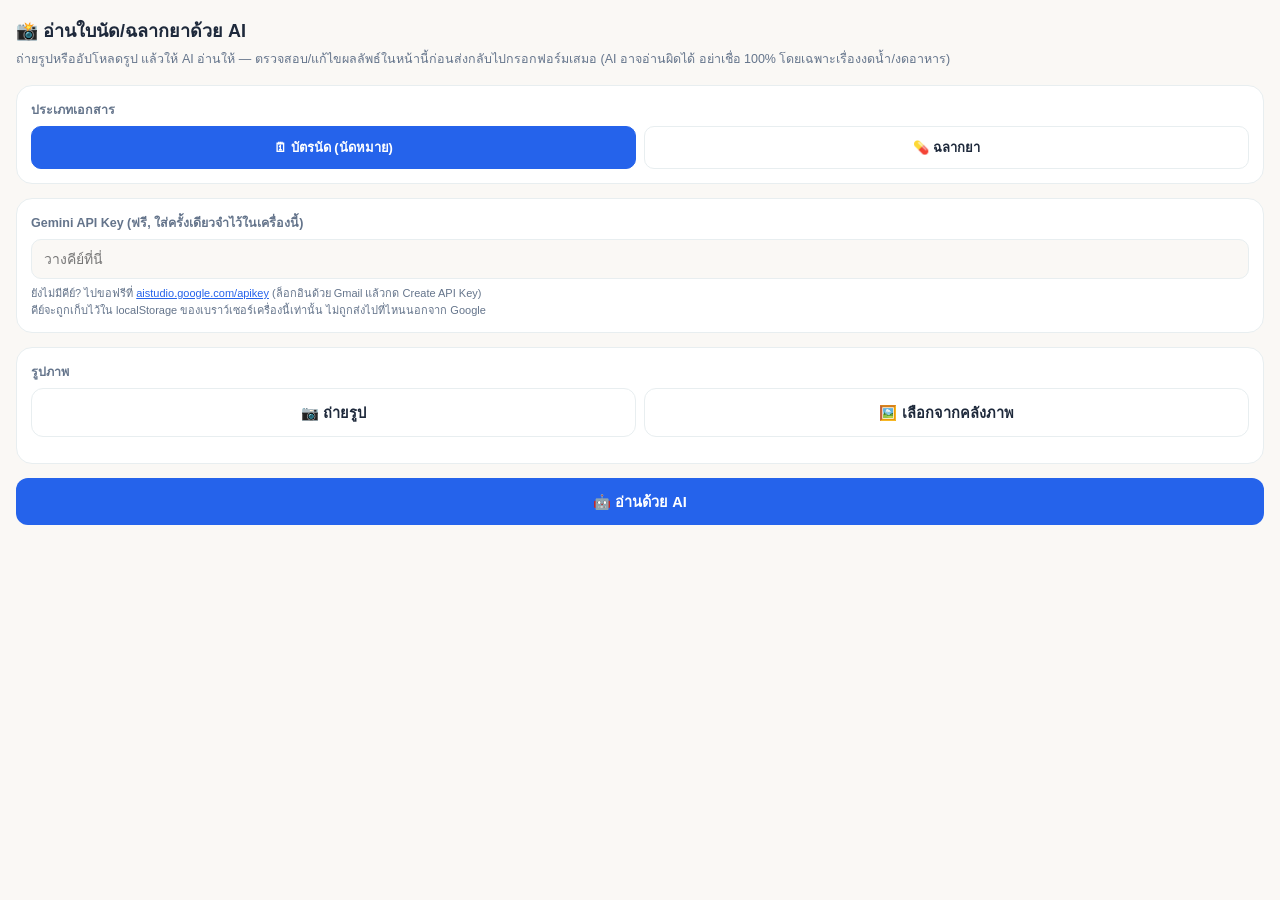
<file: ocr-reader.html>
<!DOCTYPE html>
<html lang="th">
<head>
<meta charset="UTF-8">
<meta name="viewport" content="width=device-width, initial-scale=1.0">
<link rel="preconnect" href="https://generativelanguage.googleapis.com" crossorigin>
<title>อ่านใบนัด/ฉลากยาด้วย AI — Medical Manager</title>
<style>
  /* ธีม Smart & Calming Health (v2 theme) — เดิมเป็นโทนส้ม/ครีมของต้นแบบอื่น เปลี่ยนให้ตรงกับธีมหลักของแอป */
  :root{
    --bg:#FAF8F5; --card:#FFFFFF; --line:#E8EEF0; --ink:#1E293B; --ink-soft:#64748B;
    --accent:#2563EB; --mint:#2563EB; --danger:#F43F5E; --radius:16px;
  }
  *{box-sizing:border-box;}
  html,body{ overscroll-behavior-y: contain; } /* กันดึงหน้าจอลงแล้วเบราว์เซอร์ auto-refresh ทั้งหน้า */
  body{
    margin:0; font-family:-apple-system,BlinkMacSystemFont,"Segoe UI",Roboto,sans-serif;
    background:var(--bg); color:var(--ink); padding:16px; padding-bottom:80px;
  }
  h1{font-size:18px; margin:0 0 4px;}
  p.sub{font-size:12.5px; color:var(--ink-soft); margin:0 0 16px;}
  .card{background:var(--card); border:1.5px solid var(--line); border-radius:var(--radius); padding:14px; margin-bottom:14px;}
  label{display:block; font-size:12.5px; font-weight:700; color:var(--ink-soft); margin-bottom:6px; margin-top:10px;}
  label:first-child{margin-top:0;}
  input[type=password], input[type=text], input[type=number], input[type=date], input[type=time], input[type=datetime-local]{
    width:100%; padding:11px 12px; border:1.5px solid var(--line); border-radius:10px;
    font-size:14px; background:var(--bg); color:var(--ink);
  }
  select, textarea{
    width:100%; padding:11px 12px; border:1.5px solid var(--line); border-radius:10px;
    font-size:14px; background:var(--bg); color:var(--ink); font-family:inherit;
  }
  textarea{min-height:60px; resize:vertical;}
  .hint{font-size:11px; color:var(--ink-soft); margin-top:6px; line-height:1.5;}
  .hint a{color:var(--accent);}
  .btn{
    display:inline-flex; align-items:center; justify-content:center; gap:6px;
    padding:12px 16px; border-radius:12px; border:none; font-size:14.5px; font-weight:700;
    cursor:pointer; width:100%;
  }
  .btn-primary{background:var(--accent); color:#fff;}
  .btn-primary:disabled{opacity:.5; cursor:not-allowed;}
  .btn-ghost{background:var(--card); color:var(--ink); border:1.5px solid var(--line);}
  .btn-mint{background:var(--mint); color:#fff;}
  .pick-row{display:flex; gap:8px;}
  .pick-row .btn{width:auto; flex:1;}
  /* แก้ v1.60: ซ่อน input เลือกไฟล์รูปด้วยวิธีนี้แทน attribute "hidden" (display:none) — ดูเหตุผลเต็มที่
     คอมเมนต์เหนือ input ทั้งสองด้านบน / scanner.css รอบแก้เดียวกัน */
  .visually-hidden-file{position:fixed; top:-9999px; left:-9999px; width:1px; height:1px; opacity:0; pointer-events:none;}
  .thumbs{display:flex; flex-wrap:wrap; gap:8px; margin-top:12px;}
  .thumb{position:relative; width:92px; height:92px; border-radius:10px; overflow:hidden; border:1.5px solid var(--line);}
  .thumb img{width:100%; height:100%; object-fit:cover; display:block;}
  .thumb .rm{
    position:absolute; top:2px; right:2px; background:rgba(0,0,0,.55); color:#fff; border:none;
    width:20px; height:20px; border-radius:50%; font-size:12px; cursor:pointer; line-height:1;
  }
  .spinner{
    width:22px; height:22px; border:3px solid rgba(0,0,0,.1); border-top-color:var(--accent);
    border-radius:50%; animation:spin .8s linear infinite; margin:0 auto;
  }
  @keyframes spin{to{transform:rotate(360deg);}}
  .status{font-size:12.5px; color:var(--ink-soft); text-align:center; margin-top:10px;}
  .section-title{font-size:13px; font-weight:700; margin:18px 0 8px;}
  .field-row{display:flex; gap:8px;}
  .field-row > div{flex:1;}
  .error-box{background:#FDEDED; border:1.5px solid var(--danger); color:var(--danger); border-radius:10px; padding:10px 12px; font-size:12.5px; margin-top:10px;}
  .warn-box{background:#FFF7ED; border:1.5px solid #FDBA74; color:#92400E; border-radius:10px; padding:10px 12px; font-size:12.5px; margin-top:10px;}
  #reviewCard{display:none;}
  .doc-toggle{display:flex; gap:8px;}
  .doc-toggle button{flex:1; padding:10px; border-radius:10px; border:1.5px solid var(--line); background:var(--card); color:var(--ink); font-size:13px; font-weight:700; cursor:pointer;}
  .doc-toggle button.active{background:var(--accent); color:#fff; border-color:var(--accent);}
  .tri{display:flex; gap:6px;}
  .tri button{flex:1; padding:9px 6px; border-radius:10px; border:1.5px solid var(--line); background:var(--card); color:var(--ink); font-size:12.5px; cursor:pointer;}
  .tri button.active{background:var(--accent); color:#fff; border-color:var(--accent);}

  /* เพิ่ม v1.146: ขนาดไฟล์ ก่อน→หลังย่อ บนรูปย่อ + การ์ดแสดงสถานะการอ่านทีละขั้น */
  .thumb .sz{position:absolute; left:0; right:0; bottom:0; background:rgba(0,0,0,.6); color:#fff; font-size:9.5px; line-height:1.5; text-align:center; white-space:nowrap; padding:1px 0;}
  #progressCard{display:none;}
  .pg-head{display:flex; justify-content:space-between; align-items:baseline; gap:8px; margin-bottom:10px;}
  .pg-title{font-size:15px; font-weight:800;}
  .pg-time{font-size:12.5px; color:var(--ink-soft); font-variant-numeric:tabular-nums; white-space:nowrap;}
  .pg-steps{list-style:none; margin:0; padding:0;}
  .pg-steps li{display:flex; gap:10px; align-items:flex-start; padding:7px 0;}
  .pg-ic{flex:0 0 22px; width:22px; height:22px; margin-top:1px; border-radius:50%; border:2.5px solid var(--line); display:flex; align-items:center; justify-content:center; font-size:12px; font-weight:800; color:#fff;}
  .pg-steps li.done .pg-ic{background:#059669; border-color:#059669;}
  .pg-steps li.active .pg-ic{border-color:rgba(0,0,0,.1); border-top-color:var(--accent); animation:spin .8s linear infinite;}
  .pg-steps li.error .pg-ic{background:var(--danger); border-color:var(--danger);}
  .pg-t{font-size:14px; color:var(--ink-soft);}
  .pg-steps li.done .pg-t, .pg-steps li.active .pg-t, .pg-steps li.error .pg-t{color:var(--ink);}
  .pg-steps li.active .pg-t{font-weight:800;}
  .pg-s{font-size:12px; color:var(--ink-soft); margin-top:1px; line-height:1.5;}
  .pg-info{background:#F1F5F9; background:color-mix(in srgb, var(--accent) 9%, #fff); color:var(--ink); border-radius:12px; padding:11px 13px; font-size:13px; line-height:1.65; margin:10px 0 12px; white-space:pre-line; word-break:break-word;}
  .pg-info.ok{background:#ECFDF5; color:#065F46;}
  .pg-info.err{background:#FDEDED; color:#B91C3C;}
  .pg-bar{height:8px; background:#E2E8F0; border-radius:99px; overflow:hidden; position:relative; margin-bottom:14px;}
  .pg-bar span{position:absolute; top:0; bottom:0; left:-35%; width:35%; background:var(--accent); border-radius:99px; animation:pgslide 1.4s ease-in-out infinite;}
  .pg-bar.done span{animation:none; left:0; width:100%; background:#059669;}
  @keyframes pgslide{0%{left:-35%;}100%{left:100%;}}
</style>
</head>
<body>

<h1>📸 อ่านใบนัด/ฉลากยาด้วย AI</h1>
<p class="sub">ถ่ายรูปหรืออัปโหลดรูป แล้วให้ AI อ่านให้ — ตรวจสอบ/แก้ไขผลลัพธ์ในหน้านี้ก่อนส่งกลับไปกรอกฟอร์มเสมอ (AI อาจอ่านผิดได้ อย่าเชื่อ 100% โดยเฉพาะเรื่องงดน้ำ/งดอาหาร)</p>

<div class="card">
  <label>ประเภทเอกสาร</label>
  <div class="doc-toggle">
    <button type="button" id="docApptBtn">🗓 บัตรนัด (นัดหมาย)</button>
    <button type="button" id="docMedBtn">💊 ฉลากยา</button>
  </div>
</div>

<div class="card" id="keyCard">
  <label for="apiKey">Gemini API Key (ฟรี, ใส่ครั้งเดียวจำไว้ในเครื่องนี้)</label>
  <input type="password" id="apiKey" placeholder="วางคีย์ที่นี่">
  <div class="hint">
    ยังไม่มีคีย์? ไปขอฟรีที่ <a href="https://aistudio.google.com/apikey" target="_blank" rel="noopener">aistudio.google.com/apikey</a> (ล็อกอินด้วย Gmail แล้วกด Create API Key)<br>
    คีย์จะถูกเก็บไว้ใน localStorage ของเบราว์เซอร์เครื่องนี้เท่านั้น ไม่ถูกส่งไปที่ไหนนอกจาก Google
  </div>
</div>

<div class="card">
  <label>รูปภาพ</label>
  <!-- แก้ไข: เดิมใช้ input เดียวที่มีทั้ง accept="image/*" และ capture="environment" พร้อมกัน
       ซึ่งบนมือถือหลายรุ่น (โดยเฉพาะ iOS Safari) จะสั่งเปิดกล้องตรงทันที ไม่ขึ้นตัวเลือกให้เลือกรูปจากคลังภาพเลย
       จึงแยกเป็น 2 input/2 ปุ่มชัดเจน: ปุ่มถ่ายรูป (มี capture) กับปุ่มเลือกจากคลัง (ไม่มี capture) -->
  <!-- แก้ v1.60: เอา attribute "hidden" (display:none) ออก เปลี่ยนไปซ่อนด้วยคลาส "visually-hidden-file"
       แทน (ดูคอมเมนต์เต็มที่ scanner.html/scanner.css รอบแก้เดียวกัน) — เบราว์เซอร์บางตัวไม่ยอมเปิดตัวเลือก
       ไฟล์เมื่อสั่ง .click() จาก JS กับ input ที่เป็น display:none ทำให้ปุ่ม "ถ่ายรูป"/"เลือกจากคลังภาพ" กดแล้ว
       ไม่มีอะไรเกิดขึ้นได้ในบางเครื่อง -->
  <input type="file" id="cameraInput" accept="image/*" capture="environment" class="visually-hidden-file">
  <input type="file" id="galleryInput" accept="image/*" multiple class="visually-hidden-file">
  <div class="pick-row">
    <button class="btn btn-ghost" id="cameraBtn">📷 ถ่ายรูป</button>
    <button class="btn btn-ghost" id="galleryBtn">🖼️ เลือกจากคลังภาพ</button>
  </div>
  <div class="thumbs" id="thumbs"></div>
  <div class="hint" id="thumbHint" style="display:none;">ระบบจะย่อรูปให้อัตโนมัติก่อนส่ง เพื่อให้อ่านเร็วขึ้น</div>
</div>

<button class="btn btn-primary" id="readBtn">🤖 อ่านด้วย AI</button>

<!-- เพิ่ม v1.146: การ์ดแสดงสถานะการอ่านแบบทีละขั้น (เตรียมรูป → ส่งให้ AI → AI เขียนผลลัพธ์ → ตรวจผลลัพธ์) + ตัวนับเวลา + ปุ่มยกเลิก -->
<div class="card" id="progressCard" style="margin-top:14px;">
  <div class="pg-head"><div class="pg-title" id="pgTitle">กำลังอ่านรูป</div><div class="pg-time" id="pgTime"></div></div>
  <ol class="pg-steps" id="pgSteps"></ol>
  <div class="pg-info" id="pgInfo" style="display:none;"></div>
  <div class="pg-bar" id="pgBar"><span></span></div>
  <button class="btn btn-ghost" id="cancelBtn" type="button">⊗ ยกเลิกการอ่าน</button>
</div>
<div id="statusArea"></div>

<!-- ========== ฟอร์มตรวจสอบผล: บัตรนัด ========== -->
<div class="card" id="reviewApptCard" style="display:none;">
  <div class="section-title">✅ ตรวจสอบผลลัพธ์ (นัดหมาย) ก่อนส่งไปกรอกฟอร์ม</div>
  <label>โรงพยาบาล *</label><input type="text" id="aHospital">
  <div class="field-row"><div><label>วันที่นัด *</label><input type="date" id="aDate"></div><div><label>เวลานัด *</label><input type="time" id="aTime"></div></div>
  <div class="field-row"><div><label>แผนก</label><input type="text" id="aDept"></div><div><label>แพทย์</label><input type="text" id="aDoctor"></div></div>
  <label>ประเภทนัด</label>
  <select id="aType"><option value="">- ไม่ระบุ (เลือกเองในฟอร์มหลัก) -</option></select>
  <label>นัดเพื่อ</label><input type="text" id="aPurpose">

  <div class="section-title">⚠️ การเตรียมตัว (ใส่เฉพาะที่ใบนัดระบุชัดเจน)</div>
  <label>งดอาหาร?</label>
  <div class="tri" id="triFood">
    <button type="button" data-val="unknown" class="active">ไม่ทราบ</button>
    <button type="button" data-val="true">ต้องงด</button>
    <button type="button" data-val="false">ไม่ต้องงด</button>
  </div>
  <label>งดน้ำ?</label>
  <div class="tri" id="triWater">
    <button type="button" data-val="unknown" class="active">ไม่ทราบ</button>
    <button type="button" data-val="true">ต้องงด</button>
    <button type="button" data-val="false">ไม่ต้องงด</button>
  </div>
  <label>เริ่มงดตั้งแต่ (วัน-เวลา — คำนวณจากใบนัดถ้าระบุจำนวนชั่วโมงไว้)</label>
  <input type="datetime-local" id="aFastingStart">
  <label>รายละเอียดคำแนะนำจากใบนัด</label><textarea id="aFastingInstruction"></textarea>
  <label>หมายเหตุ (เช่น รหัสตรวจ Lab ที่ระบุในใบนัด)</label><textarea id="aNote"></textarea>

  <label style="display:flex;align-items:center;gap:8px;margin-top:14px;font-weight:600;cursor:pointer;"><input type="checkbox" id="aAttachSlip" checked style="width:auto;margin:0;"> 📎 แนบรูปใบนัดนี้ไปเก็บไว้กับนัดหมาย (ดู/ซูมได้ในรายละเอียดนัด)</label>
  <button class="btn btn-mint" id="confirmApptBtn" style="margin-top:18px;">✔ ยืนยัน ส่งกลับไปกรอกฟอร์มนัดหมาย</button>
</div>

<!-- ========== ฟอร์มตรวจสอบผล: ฉลากยา ========== -->
<div class="card" id="reviewMedCard" style="display:none;">
  <div class="section-title">✅ ตรวจสอบผลลัพธ์ (ยา) ก่อนส่งไปกรอกฟอร์ม</div>
  <div class="warn-box">ถ้าเป็นยาจากโรงพยาบาล กลับไปเลือก "ประวัติการรักษาที่เกี่ยวข้อง" เองในฟอร์มหลักด้วย เพราะ AI ไม่รู้ว่าเชื่อมกับนัดหมายไหน</div>
  <label>ชื่อยา *</label><input type="text" id="mName">
  <label>แหล่งที่มาของยา</label>
  <select id="mSource">
    <option value="โรงพยาบาล (ตามนัด/ใบสั่งแพทย์)">โรงพยาบาล (ตามนัด/ใบสั่งแพทย์)</option>
    <option value="ร้านเภสัช (ซื้อเอง)">ร้านเภสัช (ซื้อเอง)</option>
  </select>
  <div id="mPharmWrap" style="display:none;">
    <label>ชื่อร้านเภสัช</label><input type="text" id="mPharmacy">
    <label>เบอร์โทรร้าน</label><input type="text" id="mPharmacyPhone">
  </div>
  <label>ขนาดยา</label><input type="text" id="mStrength" placeholder="เช่น 500 มก.">
  <label>วิธีใช้</label><input type="text" id="mDosage" placeholder="เช่น ครั้งละ 1 เม็ด">
  <label>ความถี่</label><input type="text" id="mFreq" placeholder="เช่น วันละ 2 ครั้ง เช้า-เย็น">
  <label>ก่อน/หลังอาหาร</label>
  <select id="mMeal"><option value="">- ไม่ระบุ -</option></select>
  <div class="field-row"><div><label>จำนวน</label><input type="number" id="mQty"></div><div><label>วันที่เริ่มใช้</label><input type="date" id="mStart"></div></div>
  <!-- เพิ่ม v1.54 (ตามที่ผู้ใช้ขอ): แสดงข้อความส่วนล่างของฉลาก (สรรพคุณ/วิธีเก็บรักษา/คำเตือน) ที่ AI
       อ่านมาให้ตรวจสอบ/แก้ไขก่อนส่งเข้าฟิลด์ "หมายเหตุ" ของยา (เพิ่มฟิลด์นี้ตั้งแต่ v1.52) — ใช้ textarea
       รักษาการขึ้นบรรทัดใหม่ตามที่ AI แยกมาให้ (แต่ละบรรทัดตามที่ปรากฏจริงบนฉลาก) -->
  <label>📝 หมายเหตุ (สรรพคุณ/วิธีเก็บรักษา/คำเตือน จากฉลาก)</label><textarea id="mNote" placeholder="เช่น ยาลดระดับไขมันในเลือด&#10;เก็บยานี้พ้นแสง&#10;หากปวดกล้ามเนื้อโดยไม่ทราบสาเหตุ ให้มาพบแพทย์"></textarea>

  <button class="btn btn-mint" id="confirmMedBtn" style="margin-top:18px;">✔ ยืนยัน ส่งกลับไปกรอกฟอร์มยา</button>
</div>

<script>
const params = new URLSearchParams(location.search);
const SESSION = params.get('session');
let docType = params.get('doc') === 'medicine' ? 'medicine' : 'appointment';

// เพิ่ม v1.12: ต้องตรงกับ APPOINTMENT_TYPE_OPTIONS / BEFORE_AFTER_MEAL_OPTIONS ใน Code.gs/Api.gs ทุกตัวอักษร
const APPOINTMENT_TYPES = ['ตรวจติดตามอาการ', 'ติดตามผลหลังเริ่มยา', 'ฟังผลตรวจเลือด', 'ฟังผลตรวจ / อ่านผล CT, MRI', 'ตรวจฟัน', 'ฉีดวัคซีน', 'นัดผ่าตัด / เตรียมผ่าตัด', 'นัดติดตามหลังผ่าตัด', 'ปรึกษาแพทย์เฉพาะทาง', 'นัดตรวจประจำปี', 'ตรวจเพิ่มเติม', 'อื่น ๆ'];
const BEFORE_AFTER_MEAL_OPTIONS = ['ก่อนอาหาร', 'หลังอาหาร', 'พร้อมอาหาร', 'ไม่ระบุ'];

if (window.opener){
  window.opener.postMessage({ type: 'OCR_READY', session: SESSION }, '*');
}

function esc(s){ return (s || '').toString().replace(/"/g, '&quot;'); }

function populateSelect_(id, options){
  const el = document.getElementById(id);
  options.forEach(o => { const opt = document.createElement('option'); opt.value = o; opt.textContent = o; el.appendChild(opt); });
}
populateSelect_('aType', APPOINTMENT_TYPES);
populateSelect_('mMeal', BEFORE_AFTER_MEAL_OPTIONS);

document.getElementById('mSource').addEventListener('change', function(){
  document.getElementById('mPharmWrap').style.display = this.value === 'ร้านเภสัช (ซื้อเอง)' ? '' : 'none';
});

function setDocType(t){
  docType = t;
  document.getElementById('docApptBtn').classList.toggle('active', t === 'appointment');
  document.getElementById('docMedBtn').classList.toggle('active', t === 'medicine');
  document.getElementById('reviewApptCard').style.display = 'none';
  document.getElementById('reviewMedCard').style.display = 'none';
}
document.getElementById('docApptBtn').onclick = () => setDocType('appointment');
document.getElementById('docMedBtn').onclick = () => setDocType('medicine');
setDocType(docType);

function setupTri_(groupId){
  const group = document.getElementById(groupId);
  group.querySelectorAll('button').forEach(btn => {
    btn.onclick = () => {
      group.querySelectorAll('button').forEach(b => b.classList.remove('active'));
      btn.classList.add('active');
    };
  });
}
setupTri_('triFood');
setupTri_('triWater');
function triValue_(groupId){
  const active = document.querySelector('#' + groupId + ' button.active');
  const v = active ? active.dataset.val : 'unknown';
  return v === 'true' ? true : (v === 'false' ? false : null);
}
function setTriValue_(groupId, val){
  const group = document.getElementById(groupId);
  group.querySelectorAll('button').forEach(b => b.classList.remove('active'));
  const key = val === true ? 'true' : (val === false ? 'false' : 'unknown');
  const btn = group.querySelector('button[data-val="' + key + '"]');
  if (btn) btn.classList.add('active');
}

const apiKeyInput = document.getElementById('apiKey');
apiKeyInput.value = localStorage.getItem('gemini_api_key') || '';
apiKeyInput.addEventListener('input', () => localStorage.setItem('gemini_api_key', apiKeyInput.value.trim()));

// ============================================================
// เพิ่ม v1.146: เลือกรูป → ย่อรูป "ทันที" ในพื้นหลัง (ไม่รอให้กดปุ่มอ่าน) แล้วโชว์ขนาดก่อน→หลังบนรูปย่อ
// พอกด "อ่านด้วย AI" รูปพร้อมส่งแล้ว ประหยัดเวลาไปได้หลายวินาที
// ============================================================
let items = []; // { file, url, origSize, result:{mime,b64,size}|null, promise, labelEl }
const IMG_MAX_SIDE = 1280;  // เดิม 1600 — ฉลากยา/ใบนัดตัวหนังสือใหญ่พอ 1280 ยังอ่านชัด แต่เล็กลง ~35% ส่ง/ประมวลผลเร็วขึ้น
const IMG_QUALITY = 0.82;

function fmtKB_(bytes){
  return bytes >= 1048576 ? (bytes / 1048576).toFixed(1) + ' MB' : Math.max(1, Math.round(bytes / 1024)) + ' KB';
}

function handlePickedFiles_(e){
  Array.from(e.target.files).forEach(f => {
    const it = { file: f, url: URL.createObjectURL(f), origSize: f.size, result: null, labelEl: null };
    it.promise = compressImage_(f).then(r => { it.result = r; updateThumbLabel_(it); return r; });
    items.push(it);
  });
  renderThumbs();
  e.target.value = ''; // เคลียร์ค่าเพื่อให้เลือกไฟล์เดิมซ้ำได้อีกครั้งถ้าต้องการ
}

document.getElementById('cameraBtn').onclick = () => document.getElementById('cameraInput').click();
document.getElementById('galleryBtn').onclick = () => document.getElementById('galleryInput').click();
document.getElementById('cameraInput').onchange = handlePickedFiles_;
document.getElementById('galleryInput').onchange = handlePickedFiles_;

function updateThumbLabel_(it){
  if (!it.labelEl) return;
  it.labelEl.textContent = it.result
    ? fmtKB_(it.origSize) + ' → ' + fmtKB_(it.result.size)
    : 'กำลังย่อ…';
}

function renderThumbs(){
  const wrap = document.getElementById('thumbs');
  wrap.innerHTML = '';
  items.forEach((it, i) => {
    const div = document.createElement('div');
    div.className = 'thumb';
    div.innerHTML = `<img src="${it.url}"><button class="rm" type="button">✕</button><div class="sz"></div>`;
    div.querySelector('.rm').onclick = () => { URL.revokeObjectURL(it.url); items.splice(i, 1); renderThumbs(); };
    it.labelEl = div.querySelector('.sz');
    updateThumbLabel_(it);
    wrap.appendChild(div);
  });
  document.getElementById('thumbHint').style.display = items.length ? '' : 'none';
}

function fileToBase64(file){
  return new Promise((resolve, reject) => {
    const reader = new FileReader();
    reader.onload = () => resolve(reader.result.split(',')[1]);
    reader.onerror = reject;
    reader.readAsDataURL(file);
  });
}

// แก้ v1.143: ย่อรูปก่อนส่ง (รูปกล้องมือถือใหญ่ 3-10 MB อัปโหลดช้า/หลุด = "Failed to fetch")
// แก้ v1.146: ใช้ createImageBitmap (ถอดรหัส/หมุนรูปตาม EXIF เร็วกว่า Image()), ด้านยาวสุด 1280px, ถ้าเป็น JPEG เล็กอยู่แล้ว
// และไม่ต้องย่อ จะใช้ไฟล์เดิม (ไม่บีบซ้ำให้ใหญ่ขึ้น) — ถ้าย่อไม่ได้ (เช่น HEIC บางเครื่อง) ใช้ไฟล์ต้นฉบับแทน
async function compressImage_(file){
  let tmpUrl = null;
  try{
    let src = null, w = 0, h = 0;
    if (window.createImageBitmap){
      try{ src = await createImageBitmap(file, { imageOrientation: 'from-image' }); w = src.width; h = src.height; }
      catch(_){ src = null; }
    }
    if (!src){
      tmpUrl = URL.createObjectURL(file);
      src = await new Promise((resolve, reject) => {
        const im = new Image();
        im.onload = () => resolve(im);
        im.onerror = () => reject(new Error('decode'));
        im.src = tmpUrl;
      });
      w = src.naturalWidth; h = src.naturalHeight;
    }
    const scale = Math.min(1, IMG_MAX_SIDE / Math.max(w, h));
    const cw = Math.round(w * scale), ch = Math.round(h * scale);
    const canvas = document.createElement('canvas');
    canvas.width = cw; canvas.height = ch;
    const ctx = canvas.getContext('2d');
    ctx.fillStyle = '#fff'; ctx.fillRect(0, 0, cw, ch);
    ctx.drawImage(src, 0, 0, cw, ch);
    if (src.close) src.close();
    const b64 = canvas.toDataURL('image/jpeg', IMG_QUALITY).split(',')[1];
    const size = Math.round(b64.length * 3 / 4);
    if (scale === 1 && file.type === 'image/jpeg' && file.size <= size){
      return { mime: 'image/jpeg', b64: await fileToBase64(file), size: file.size };
    }
    return { mime: 'image/jpeg', b64, size };
  } catch(e){
    return { mime: file.type || 'image/jpeg', b64: await fileToBase64(file), size: file.size };
  } finally{
    if (tmpUrl) URL.revokeObjectURL(tmpUrl);
  }
}

function setStatus(html){
  document.getElementById('statusArea').innerHTML = html;
}

// ============================================================
// Schema + Prompt: บัตรนัด (Appointment)
// ============================================================
const APPT_SCHEMA = {
  type: "OBJECT",
  properties: {
    hospital: { type: "STRING", description: "ชื่อโรงพยาบาล/คลินิก มักอยู่หัวกระดาษพร้อมโลโก้" },
    department: { type: "STRING", description: "แผนกที่นัด ถ้าไม่เห็นให้เว้นว่าง" },
    doctor: { type: "STRING", description: "ชื่อแพทย์ ถ้าไม่เห็นให้เว้นว่าง" },
    appointment_date: { type: "STRING", description: "วันที่นัด รูปแบบ YYYY-MM-DD (ค.ศ./Gregorian เท่านั้น) — ถ้าเอกสารเขียนปี พ.ศ. (เช่น 2569) ให้ลบ 543 ก่อนแปลงเป็น ค.ศ. เอง (2569-543=2026)" },
    appointment_time: { type: "STRING", description: "เวลานัด รูปแบบ HH:MM 24 ชม. — ถ้าเอกสารแสดงเป็นช่วงเวลา (เช่น 7:00-7:30) ให้ใช้เวลาเริ่มต้นเท่านั้น" },
    appointment_type: { type: "STRING", description: "หมวดหมู่ประเภทนัด เลือกจากรายการที่กำหนดให้เท่านั้นถ้ามั่นใจจริง ๆ ว่าตรง ไม่งั้นเว้นว่างไว้ ห้ามเดา" },
    purpose: { type: "STRING", description: "จุดประสงค์ของการนัด (มักอยู่หลังคำว่า 'เพื่อ' หรือ 'For') สรุปสั้น ๆ" },
    fasting_food: { type: "BOOLEAN", description: "true ถ้าเอกสารระบุชัดเจนว่าต้องงดอาหาร, false ถ้าระบุชัดว่าไม่ต้องงด, ถ้าไม่ได้พูดถึงเรื่องนี้เลยให้เว้น field นี้ไว้ (ห้ามเดาเป็น false)" },
    fasting_water: { type: "BOOLEAN", description: "true ถ้าเอกสารระบุชัดเจนว่าต้องงดน้ำด้วย, false ถ้าระบุว่าดื่มน้ำเปล่าได้ตามปกติ, ถ้าไม่ได้พูดถึงเรื่องนี้เลยให้เว้น field นี้ไว้" },
    fasting_hours_before: { type: "NUMBER", description: "จำนวนชั่วโมงที่ต้องงดก่อนถึงเวลานัด ถ้าเอกสารระบุไว้ตรง ๆ (เช่น 'งดอาหาร 12 ชั่วโมงก่อนมาเจาะเลือด' = 12) ถ้าไม่ได้ระบุเป็นตัวเลขชั่วโมงเว้นว่างไว้" },
    fasting_instruction: { type: "STRING", description: "คัดลอกข้อความคำแนะนำเรื่องงดน้ำ/อาหารมาเกือบทั้งหมดตามที่เอกสารเขียนไว้" },
    note: { type: "STRING", description: "หมายเหตุอื่น ๆ ที่ไม่เกี่ยวกับการงดน้ำ/อาหาร เช่น รหัสการตรวจ Lab (เช่น SSO HT, FBS, Tg), เบอร์ติดต่อเปลี่ยนนัด" }
  },
  required: ["appointment_date", "appointment_time", "hospital"]
};

const APPT_PROMPT = `คุณกำลังดูภาพ "บัตรนัด/ใบนัดหมาย (Appointment Card)" จากโรงพยาบาลในประเทศไทย อาจมีหลายภาพ (เช่น ด้านหน้า-ด้านหลังของใบเดียวกัน)
- ให้รวมข้อมูลจากทุกภาพเป็นนัดหมายเดียวกัน แล้วดึงข้อมูลออกมาเป็น JSON ตาม schema ที่กำหนด
- ปีที่แสดงบนใบนัดไทยส่วนใหญ่เป็นปี พ.ศ. (พุทธศักราช) เช่น "69" หรือ "2569" ให้ลบ 543 แปลงเป็น ค.ศ. เองก่อนตอบ (2569 - 543 = 2026) ห้ามตอบเป็นปี พ.ศ. เด็ดขาด
- appointment_type: เลือกจากรายการนี้เท่านั้นถ้ามั่นใจจริง ๆ ว่าตรงกับจุดประสงค์การนัด: ${JSON.stringify(APPOINTMENT_TYPES)} — ถ้าไม่มีอันไหนตรงหรือไม่มั่นใจ ให้เว้นว่างไว้ให้ผู้ใช้เลือกเอง ห้ามเดา
- fasting_food / fasting_water: อ่านให้ละเอียด บางใบนัดเขียนแบบ "ดื่มน้ำเปล่าได้ งดอาหาร" ซึ่งหมายถึง fasting_food=true แต่ fasting_water=false (เพราะน้ำเปล่าดื่มได้ ไม่ต้องงด) อย่าสับสน
- fasting_hours_before: ถ้าเอกสารระบุจำนวนชั่วโมงที่ต้องงดไว้ชัดเจน (เช่น "งดอาหาร 12 ชั่วโมงก่อนมาเจาะเลือด") ให้ใส่ตัวเลขนั้น ระบบจะคำนวณเวลาที่ต้องเริ่มงดเองจากตัวเลขนี้ร่วมกับวันเวลานัด ไม่ต้องคำนวณเวลาที่แน่นอนเอง แค่ดึงจำนวนชั่วโมงออกมาก็พอ
- ห้ามเดาข้อมูลที่ไม่ปรากฏในภาพเด็ดขาด เว้นว่างไว้ดีกว่าเดา โดยเฉพาะเรื่องงดน้ำ/งดอาหารซึ่งมีผลต่อสุขภาพ
ตอบกลับเป็น JSON เท่านั้น`;

// ============================================================
// Schema + Prompt: ฉลากยา (Medicine label)
// ============================================================
const MED_SCHEMA = {
  type: "OBJECT",
  properties: {
    medicine_name: { type: "STRING", description: "ชื่อยาตามที่พิมพ์บนฉลาก (ภาษาอังกฤษหรือไทยตามที่เห็น) รวมรหัส/รุ่นถ้ามี เช่น 'diagest D6 tab'" },
    strength: { type: "STRING", description: "ขนาดความแรงของยา เช่น '500 มก.' — ถ้าฉลากไม่ได้ระบุตัวเลขความแรงแยกไว้ (มีแต่ชื่อยากับจำนวนเม็ด) ให้เว้นว่าง" },
    dosage: { type: "STRING", description: "วิธีใช้ต่อครั้ง เช่น 'รับประทานครั้งละ 1 เม็ด'" },
    frequency: { type: "STRING", description: "ความถี่ในการใช้ เช่น 'วันละ 2 ครั้ง เช้า-เย็น'" },
    before_after_meal: { type: "STRING", description: `เลือกจาก ${JSON.stringify(BEFORE_AFTER_MEAL_OPTIONS)} เท่านั้นถ้าฉลากระบุความสัมพันธ์กับมื้ออาหารชัดเจน (ก่อน/หลัง/พร้อมอาหาร) ถ้าฉลากบอกแค่ช่วงเวลาของวัน (เช่น เช้า-เย็น) โดยไม่ได้พูดถึงมื้ออาหาร ให้เว้นว่างไว้` },
    quantity: { type: "NUMBER", description: "จำนวนเม็ด/หน่วยทั้งหมดที่จ่ายมา เช่น 20" },
    start_date: { type: "STRING", description: "วันที่ที่ระบุบนฉลาก (วันที่จ่ายยา) แปลงเป็นรูปแบบ YYYY-MM-DD (ค.ศ.) — ถ้าเอกสารเขียนปี พ.ศ. ให้ลบ 543 ก่อนแปลง ถ้าเขียนเป็น ค.ศ. อยู่แล้วใช้ตรง ๆ ได้เลย" },
    // เพิ่ม v1.54 (ตามที่ผู้ใช้ขอ): ข้อความส่วนล่างของฉลากยา — สรรพคุณ/คำเตือน/วิธีเก็บรักษา เช่น
    // "ยาลดระดับไขมันในเลือด", "เก็บยานี้พ้นแสง", "หากปวดกล้ามเนื้อโดยไม่ทราบสาเหตุ ให้มาพบแพทย์"
    note: { type: "STRING", description: "ข้อความส่วนล่างของฉลากที่ไม่ใช่วิธีใช้/ความถี่/ก่อน-หลังอาหาร เช่น สรรพคุณของยา (เช่น 'ยาลดระดับไขมันในเลือด'), คำแนะนำการเก็บรักษา (เช่น 'เก็บยานี้พ้นแสง'), คำเตือน/อาการที่ต้องพบแพทย์ (เช่น 'หากปวดกล้ามเนื้อโดยไม่ทราบสาเหตุ ให้มาพบแพทย์') — ให้แยกแต่ละประโยค/แต่ละบรรทัดที่ขึ้นบรรทัดใหม่บนฉลากจริงด้วยเครื่องหมายขึ้นบรรทัดใหม่ (\\n) ตามที่ปรากฏบนฉลาก ไม่ต้องรวมเป็นย่อหน้าเดียว ถ้าฉลากไม่มีข้อความส่วนนี้ให้เว้นว่าง" }
  },
  required: ["medicine_name"]
};

const MED_PROMPT = `คุณกำลังดูภาพ "ฉลากยา" ที่ติดอยู่บนซองยาจากโรงพยาบาล/ร้านขายยาในประเทศไทย อาจมีหลายภาพของฉลากเดียวกัน (มุมต่างกัน) ให้รวมเป็นรายการยาเดียวกัน แล้วดึงข้อมูลออกมาเป็น JSON ตาม schema ที่กำหนด
- medicine_name: ใช้ชื่อยาตามที่พิมพ์บนฉลากเป๊ะ ๆ ไม่ต้องแปลหรือขยายความ
- ปีบนฉลากอาจเป็น พ.ศ. หรือ ค.ศ. ก็ได้ขึ้นกับโรงพยาบาล ให้สังเกตบริบท (ปี พ.ศ. ของไทยตอนนี้อยู่ช่วง 2567-2570, ถ้าตัวเลขปีที่เห็นมากกว่า 2500 แสดงว่าเป็น พ.ศ. ให้ลบ 543 แปลงเป็น ค.ศ. ก่อนตอบเสมอ)
- ห้ามเอาข้อความเกี่ยวกับ "อายุยาหลังเปิดใช้" (shelf life) มาใส่ผิดที่ผิดทางเป็นวันที่เริ่มใช้หรือวันหมดอายุการรักษาเด็ดขาด สองเรื่องนี้ไม่เหมือนกัน
- เพิ่ม v1.54 (ตามที่ผู้ใช้ขอ): ฉลากยาส่วนล่างมักมีข้อความเพิ่มเติมนอกเหนือจากวิธีใช้ เช่น สรรพคุณของยา
  (ตัวอย่าง "ยาลดระดับไขมันในเลือด"), วิธีเก็บรักษา (ตัวอย่าง "เก็บยานี้พ้นแสง"), และคำเตือน/อาการที่ต้อง
  พบแพทย์ (ตัวอย่าง "หากปวดกล้ามเนื้อโดยไม่ทราบสาเหตุ ให้มาพบแพทย์") ให้ดึงข้อความช่วงนี้ทั้งหมดมาใส่ใน
  "note" โดยแยกแต่ละบรรทัดตามที่ขึ้นบรรทัดใหม่จริงบนฉลาก (คั่นด้วย \\n) ห้ามรวมทุกอย่างเป็นประโยคเดียวยาว ๆ
  และห้ามเอาวิธีใช้/ความถี่/ก่อน-หลังอาหาร (ที่ใส่ใน dosage/frequency/before_after_meal ไปแล้ว) มาใส่ซ้ำใน note
- ห้ามเดาข้อมูลที่ไม่ปรากฏในภาพเด็ดขาด เว้นว่างไว้ดีกว่าเดา
ตอบกลับเป็น JSON เท่านั้น`;

// ============================================================
// เพิ่ม v1.146: แสดงสถานะการอ่านทุกขั้นตอนแบบ real-time (เตรียมรูป → ส่งให้ AI → AI เขียนผลลัพธ์ → ตรวจผลลัพธ์)
// มีตัวนับเวลา, ชื่อโมเดล, นับถอยหลังก่อนสลับโมเดลสำรอง และปุ่มยกเลิก
// ============================================================
const STEP_TITLES = ['เตรียมรูป', 'ส่งรูปให้ AI และรอผล', 'AI กำลังเขียนผลลัพธ์', 'ตรวจผลลัพธ์'];
let stepState = [], stepSub = [];
let currentRun = null;

function renderSteps_(){
  const ol = document.getElementById('pgSteps');
  ol.innerHTML = '';
  STEP_TITLES.forEach((t, i) => {
    const st = stepState[i] || 'pending';
    const li = document.createElement('li');
    li.className = st;
    const icon = st === 'done' ? '✓' : (st === 'error' ? '✕' : '');
    li.innerHTML = `<span class="pg-ic">${icon}</span><div><div class="pg-t"></div><div class="pg-s"></div></div>`;
    li.querySelector('.pg-t').textContent = t;
    const sub = li.querySelector('.pg-s');
    if (stepSub[i] && st !== 'pending') sub.textContent = stepSub[i]; else sub.style.display = 'none';
    ol.appendChild(li);
  });
}
function setStep_(i, state, sub){
  stepState[i] = state;
  if (sub !== undefined) stepSub[i] = sub;
  renderSteps_();
}
function setInfo_(text, kind){
  const el = document.getElementById('pgInfo');
  el.textContent = text;
  el.className = 'pg-info' + (kind ? ' ' + kind : '');
  el.style.display = text ? '' : 'none';
}

function progressStart_(run, title){
  stepState = []; stepSub = [];
  document.getElementById('pgTitle').textContent = title;
  document.getElementById('pgTime').textContent = 'ใช้เวลา 0 วินาที';
  document.getElementById('pgBar').className = 'pg-bar';
  document.getElementById('cancelBtn').style.display = '';
  document.getElementById('progressCard').style.display = 'block';
  setInfo_('');
  renderSteps_();
  run.tick = setInterval(() => tick_(run), 500);
  document.getElementById('progressCard').scrollIntoView({ behavior: 'smooth', block: 'start' });
}
function progressStop_(run){
  clearInterval(run.tick);
  document.getElementById('pgTime').textContent = 'ใช้เวลา ' + Math.floor((Date.now() - run.start) / 1000) + ' วินาที';
  document.getElementById('cancelBtn').style.display = 'none';
}
function tick_(run){
  document.getElementById('pgTime').textContent = 'ใช้เวลา ' + Math.floor((Date.now() - run.start) / 1000) + ' วินาที';
  const cur = run.cur;
  if (cur && !cur.got){
    const wait = Math.floor((Date.now() - cur.sentAt) / 1000);
    const limit = Math.round(cur.firstByteMs / 1000);
    let msg = (run.notice ? run.notice + '\n' : '') +
      `ส่งรูป ${run.imgCount} รูป (${fmtKB_(run.totalBytes)}) ให้ AI แล้ว กำลังรอ AI ประมวลผล…\nโมเดล: ${cur.model}`;
    if (wait >= 10){
      msg += `\n⏳ ใช้เวลานานกว่าปกติเล็กน้อย — ถ้าเกิน ${limit} วินาที ระบบจะสลับไปใช้โมเดลสำรองให้อัตโนมัติ (เหลือ ${Math.max(0, limit - wait)} วินาที)`;
    }
    setInfo_(msg);
  }
}

document.getElementById('cancelBtn').onclick = () => {
  if (!currentRun) return;
  currentRun.cancelled = true;
  if (currentRun.ctrl) currentRun.ctrl.abort();
};

// ============================================================
// เรียก Gemini แบบ streaming (SSE) — รู้ทันทีว่า AI เริ่มตอบแล้ว (ขั้นตอนที่ 3) และไม่ต้องรอจนจบทั้งก้อนก่อนเห็นความคืบหน้า
// ============================================================
// ลำดับโมเดล (เหมือนเดิม) — ถ้า Google ออกรุ่นใหม่ แก้/เพิ่มชื่อในลิสต์นี้ได้เลย
const MODEL_CANDIDATES = ['gemini-flash-latest', 'gemini-3.6-flash', 'gemini-3.5-flash-lite', 'gemini-2.5-flash-lite'];
const FIRST_BYTE_MS_PRIMARY = 30000;  // โมเดลแรก: ไม่ตอบใน 30 วินาที → สลับโมเดลสำรอง
const FIRST_BYTE_MS_BACKUP  = 40000;  // โมเดลสำรอง: ให้เวลาเพิ่มอีกนิด
const IDLE_MS = 25000;                // เริ่มตอบแล้วแต่เงียบเกิน 25 วินาที → ถือว่าค้าง
const TOTAL_CAP_MS = 100000;          // เพดานรวมทุกโมเดล

// เพิ่ม v1.146: ปิด/ลด "การคิด" (thinking) ของ Gemini — งานอ่านฉลากไม่ต้องใช้เหตุผลลึก แต่ถ้าเปิดไว้ (ค่าเริ่มต้นของรุ่น flash)
// จะเสียเวลาคิดก่อนตอบหลายวินาที. แต่ละรุ่นรองรับพารามิเตอร์ไม่เหมือนกัน จึงลองไล่: budget=0 → level=minimal → ไม่ส่ง
// (ถ้ารุ่นไหนตอบ 400 เรื่อง thinking จะลองแบบถัดไปทันที แล้วจำผลไว้ใช้ครั้งต่อไป)
const THINK_VARIANTS = [{ thinkingBudget: 0 }, { thinkingLevel: 'minimal' }, null];
const thinkChoice = {}; // model -> index ใน THINK_VARIANTS ที่ใช้ได้

function mkErr_(kind, extra){ return Object.assign(new Error(kind), { kind }, extra || {}); }

async function streamOnce_(model, thinkIdx, parts, schema, apiKey, run, firstByteMs){
  const gen = { responseMimeType: 'application/json', responseSchema: schema };
  if (THINK_VARIANTS[thinkIdx]) gen.thinkingConfig = THINK_VARIANTS[thinkIdx];
  const body = JSON.stringify({ contents: [{ role: 'user', parts }], generationConfig: gen });
  const url = `https://generativelanguage.googleapis.com/v1beta/models/${model}:streamGenerateContent?alt=sse`;

  const ctrl = new AbortController();
  run.ctrl = ctrl;
  let timedOut = false, timer = null;
  const arm = ms => { clearTimeout(timer); timer = setTimeout(() => { timedOut = true; ctrl.abort(); }, ms); };
  const cur = { model, sentAt: Date.now(), firstByteMs, got: false };
  run.cur = cur;
  setStep_(1, 'active', 'โมเดล ' + model);
  arm(firstByteMs);

  let text = '', finish = null;
  const onEvent = (raw) => {
    const data = raw.split('\n').filter(l => l.startsWith('data:')).map(l => l.slice(5).trim()).join('');
    if (!data) return;
    let j; try{ j = JSON.parse(data); } catch(_){ return; }
    if (j.promptFeedback && j.promptFeedback.blockReason) throw mkErr_('blocked', { reason: j.promptFeedback.blockReason });
    const c = j.candidates && j.candidates[0];
    if (c && c.content && c.content.parts) c.content.parts.forEach(p => { if (p.text && !p.thought) text += p.text; });
    if (c && c.finishReason) finish = c.finishReason;
    if (!cur.got){
      cur.got = true;
      setStep_(1, 'done', 'โมเดล ' + model + ' · ตอบกลับใน ' + Math.round((Date.now() - cur.sentAt) / 100) / 10 + ' วินาที');
      setInfo_((run.notice ? run.notice + '\n' : '') + 'AI เริ่มเขียนผลลัพธ์แล้ว…\nโมเดล: ' + model);
    }
    arm(IDLE_MS);
    setStep_(2, 'active', 'ได้รับข้อมูลแล้ว ' + text.length + ' ตัวอักษร');
  };

  try{
    const res = await fetch(url, {
      method: 'POST',
      headers: { 'Content-Type': 'application/json', 'x-goog-api-key': apiKey },
      body, signal: ctrl.signal
    });
    if (!res.ok){
      const t = await res.text();
      throw mkErr_('http', { status: res.status, body: t });
    }
    if (res.body && res.body.getReader){
      const reader = res.body.getReader(), dec = new TextDecoder();
      let buf = '';
      for (;;){
        const { done, value } = await reader.read();
        if (done) break;
        buf = (buf + dec.decode(value, { stream: true })).replace(/\r\n/g, '\n');
        let idx;
        while ((idx = buf.indexOf('\n\n')) >= 0){ const ev = buf.slice(0, idx); buf = buf.slice(idx + 2); onEvent(ev); }
      }
      if (buf.trim()) onEvent(buf);
    } else {
      // เบราว์เซอร์ที่ไม่รองรับ stream — อ่านทั้งก้อนแล้วแยก event เอง (ยังทำงานได้ แค่ไม่เห็นความคืบหน้าระหว่างทาง)
      (await res.text()).replace(/\r\n/g, '\n').split('\n\n').forEach(onEvent);
    }
    clearTimeout(timer);
    if (!text) throw mkErr_('empty', { finish });
    return { text, finish };
  } catch(e){
    clearTimeout(timer);
    if (run.cancelled) throw mkErr_('cancel');
    if (e && e.kind) throw e;
    if (timedOut) throw mkErr_('timeout', { got: cur.got });
    throw mkErr_('network');
  }
}

async function readWithFallback_(parts, schema, apiKey, run){
  let lastErr = null;
  outer:
  for (let mi = 0; mi < MODEL_CANDIDATES.length; mi++){
    const model = MODEL_CANDIDATES[mi];
    const firstByteMs = mi === 0 ? FIRST_BYTE_MS_PRIMARY : FIRST_BYTE_MS_BACKUP;
    let thinkIdx = thinkChoice[model] || 0;
    let netTries = 0;
    for (;;){
      if (run.cancelled) throw mkErr_('cancel');
      if (Date.now() - run.start > TOTAL_CAP_MS){ lastErr = lastErr || mkErr_('timeout'); break outer; }
      try{
        const r = await streamOnce_(model, thinkIdx, parts, schema, apiKey, run, firstByteMs);
        thinkChoice[model] = thinkIdx;
        return { text: r.text, model };
      } catch(e){
        if (e.kind === 'cancel') throw e;
        lastErr = e;
        if (e.kind === 'http'){
          // คีย์ผิด/ไม่มีสิทธิ์ → ลองโมเดลอื่นก็ไม่ช่วย หยุดทันที
          if ([400, 401, 403].includes(e.status) && /API key|API_KEY|PERMISSION|UNAUTHENTICATED/i.test(e.body)){
            throw new Error('API Key ไม่ถูกต้องหรือไม่มีสิทธิ์ใช้งาน — ตรวจสอบคีย์ที่ aistudio.google.com/apikey แล้วใส่ใหม่');
          }
          // รุ่นนี้ไม่รับพารามิเตอร์ thinking แบบที่ส่งไป → ลองแบบถัดไปกับโมเดลเดิม
          if (e.status === 400 && /thinking/i.test(e.body) && thinkIdx < THINK_VARIANTS.length - 1){ thinkIdx++; continue; }
          lastErr = new Error(`[${model}] API error ${e.status}: ${(e.body || '').slice(0, 200)}`);
          lastErr.kind = 'http';
          break; // 404/429/5xx ฯลฯ → โมเดลถัดไป
        }
        if (e.kind === 'network'){
          // เน็ตสะดุด → ลองซ้ำโมเดลเดิม 1 ครั้ง; ซ้ำอีก = โมเดลอื่นก็เจอเหมือนกัน หยุดเลย
          if (netTries < 1){ netTries++; run.notice = '📶 เครือข่ายสะดุด กำลังลองส่งใหม่…'; continue; }
          break outer;
        }
        break; // timeout / empty / blocked → โมเดลถัดไป
      }
    }
    if (mi < MODEL_CANDIDATES.length - 1){
      const next = MODEL_CANDIDATES[mi + 1];
      const why = lastErr && lastErr.kind === 'timeout' ? 'ไม่ตอบภายในเวลาที่กำหนด' : 'ใช้งานไม่ได้ชั่วคราว';
      run.notice = `🔁 โมเดล ${model} ${why} — สลับไปใช้ ${next} แล้ว`;
      setStep_(1, 'active', run.notice);
    }
  }
  throw lastErr || new Error('ไม่สามารถเรียกโมเดลใดได้เลย');
}

// ============================================================
// ขั้นตอนที่ 4: ตรวจผลลัพธ์ — แปลงปี พ.ศ. ที่หลุดมา, เช็กรูปแบบวัน/เวลา, แจ้งช่องสำคัญที่ AI อ่านไม่เจอ
// ============================================================
function validateParsed_(p){
  const warns = [];
  const fixDate = (key, label) => {
    const v = p[key];
    if (!v) return;
    const m = /^(\d{4})-(\d{2})-(\d{2})$/.exec(String(v).trim());
    if (!m){ warns.push(`${label} อ่านได้ไม่ตรงรูปแบบ ("${v}") — กรอกเองในฟอร์มด้านล่าง`); p[key] = ''; return; }
    let y = Number(m[1]);
    if (y > 2400){ y -= 543; p[key] = `${y}-${m[2]}-${m[3]}`; warns.push(`${label}: แปลงปี พ.ศ. เป็น ค.ศ. ให้แล้ว (${p[key]}) — ตรวจสอบอีกครั้ง`); }
  };
  if (docType === 'medicine'){
    fixDate('start_date', 'วันที่เริ่มใช้');
    if (!p.medicine_name) warns.push('AI อ่านชื่อยาไม่เจอ — กรอกเอง');
  } else {
    fixDate('appointment_date', 'วันที่นัด');
    if (p.appointment_time){
      const m = /^(\d{1,2}):(\d{2})/.exec(String(p.appointment_time).trim());
      if (m) p.appointment_time = String(m[1]).padStart(2, '0') + ':' + m[2];
      else { warns.push(`เวลานัดอ่านได้ไม่ตรงรูปแบบ ("${p.appointment_time}") — กรอกเอง`); p.appointment_time = ''; }
    }
    const miss = [];
    if (!p.hospital) miss.push('โรงพยาบาล');
    if (!p.appointment_date) miss.push('วันที่นัด');
    if (!p.appointment_time) miss.push('เวลานัด');
    if (miss.length) warns.push('AI อ่านไม่เจอ: ' + miss.join(', ') + ' — กรอกเองก่อนกดยืนยัน');
  }
  return warns;
}

function parseModelJson_(raw){
  let s = String(raw).trim().replace(/^```(?:json)?\s*/i, '').replace(/\s*```$/, '');
  return JSON.parse(s);
}

function toLocalInput_(d){ // YYYY-MM-DDTHH:MM ตามเวลาเครื่อง (แก้ v1.146: เดิมใช้ toISOString() เป็น UTC ทำให้เวลาเริ่มงดเพี้ยนไป 7 ชม. ในไทย)
  const p = n => String(n).padStart(2, '0');
  return `${d.getFullYear()}-${p(d.getMonth() + 1)}-${p(d.getDate())}T${p(d.getHours())}:${p(d.getMinutes())}`;
}

document.getElementById('readBtn').onclick = async () => {
  const apiKey = apiKeyInput.value.trim();
  if (!apiKey){ setStatus('<div class="error-box">กรุณาใส่ Gemini API Key ก่อน</div>'); return; }
  if (items.length === 0){ setStatus('<div class="error-box">กรุณาเลือก/ถ่ายรูปอย่างน้อย 1 รูป</div>'); return; }

  const btn = document.getElementById('readBtn');
  btn.disabled = true;
  setStatus('');
  document.getElementById('reviewApptCard').style.display = 'none';
  document.getElementById('reviewMedCard').style.display = 'none';

  const schema = docType === 'medicine' ? MED_SCHEMA : APPT_SCHEMA;
  const prompt = docType === 'medicine' ? MED_PROMPT : APPT_PROMPT;
  const run = { start: Date.now(), cancelled: false, ctrl: null, cur: null, notice: '', tick: null, imgCount: items.length, totalBytes: 0 };
  currentRun = run;
  progressStart_(run, docType === 'medicine' ? 'กำลังอ่านรูปฉลากยา' : 'กำลังอ่านรูปบัตรนัด');

  try{
    // ขั้นที่ 1: เตรียมรูป (ส่วนใหญ่ย่อเสร็จแล้วตั้งแต่ตอนเลือกรูป)
    setStep_(0, 'active', `กำลังย่อรูป ${items.length} รูป…`);
    const imgs = await Promise.all(items.map(it => it.promise));
    if (run.cancelled) throw mkErr_('cancel');
    run.totalBytes = imgs.reduce((s, x) => s + x.size, 0);
    setStep_(0, 'done', `${imgs.length} รูป · รวม ${fmtKB_(run.totalBytes)}`);

    // Gemini แนะนำให้วางรูปก่อนข้อความคำสั่ง
    const parts = imgs.map(img => ({ inline_data: { mime_type: img.mime, data: img.b64 } }));
    parts.push({ text: prompt });

    // ขั้นที่ 2-3: ส่งให้ AI และรับผลแบบ stream (สถานะอัปเดตในฟังก์ชันนี้)
    setStep_(1, 'active', 'กำลังเชื่อมต่อ…');
    const { text, model } = await readWithFallback_(parts, schema, apiKey, run);
    setStep_(2, 'done', `ได้รับข้อมูลครบ ${text.length} ตัวอักษร`);

    // ขั้นที่ 4: ตรวจผลลัพธ์
    setStep_(3, 'active', 'กำลังตรวจรูปแบบวันที่/เวลา และช่องที่จำเป็น…');
    setInfo_('กำลังตรวจผลลัพธ์…');
    let parsed;
    try{ parsed = parseModelJson_(text); }
    catch(_){ throw new Error('AI ตอบกลับมาในรูปแบบที่อ่านไม่ได้ ลองใหม่อีกครั้ง (หรือถ่ายรูปให้ชัดขึ้น)'); }
    const warns = validateParsed_(parsed);
    setStep_(3, 'done', warns.length ? `พบ ${warns.length} จุดที่ควรตรวจสอบ` : 'ผ่านการตรวจเบื้องต้น');

    progressStop_(run);
    document.getElementById('pgTitle').textContent = 'อ่านเสร็จแล้ว';
    document.getElementById('pgBar').className = 'pg-bar done';
    setInfo_(`✅ อ่านเสร็จแล้ว (โมเดล ${model}) — ตรวจสอบด้านล่างก่อนส่งกลับ${docType === 'appointment' ? ' โดยเฉพาะเรื่องงดน้ำ/อาหาร' : ''}`, 'ok');

    if (docType === 'medicine') showMedReview(parsed); else showApptReview(parsed);
    if (warns.length) setStatus('<div class="warn-box">⚠️ ' + warns.map(w => w.replace(/</g, '&lt;')).join('<br>⚠️ ') + '</div>');

  } catch(err){
    progressStop_(run);
    if (err && err.kind === 'cancel'){
      document.getElementById('progressCard').style.display = 'none';
      setStatus('<div class="status">ยกเลิกการอ่านแล้ว — กด "อ่านด้วย AI" เพื่อเริ่มใหม่ได้ทุกเมื่อ</div>');
    } else {
      // ทำเครื่องหมาย ✕ ที่ขั้นตอนที่กำลังทำอยู่
      const activeIdx = stepState.findIndex(s => s === 'active');
      if (activeIdx >= 0) setStep_(activeIdx, 'error', stepSub[activeIdx]);
      document.getElementById('pgTitle').textContent = 'อ่านไม่สำเร็จ';
      document.getElementById('pgBar').style.display = 'none';
      let msg;
      const k = err && err.kind;
      if (k === 'network') msg = 'เชื่อมต่อ Google ไม่ได้ — ตรวจสอบอินเทอร์เน็ต (ลองสลับ Wi-Fi/4G/5G), ปิด VPN/ตัวบล็อกโฆษณา หรือถ้าเปิดจากแอป LINE/Facebook ให้เปิดใน Chrome/Safari แทน';
      else if (k === 'timeout') msg = 'AI ตอบช้าเกินกำหนดในทุกโมเดล — สัญญาณอาจช้า ลองใหม่อีกครั้ง หรือลดจำนวนรูป';
      else if (k === 'blocked') msg = 'AI ปฏิเสธการอ่านรูปนี้ (' + (err.reason || 'blocked') + ') ลองถ่ายรูปใหม่';
      else if (k === 'empty') msg = 'AI ไม่ได้ส่งข้อมูลกลับมา ลองใหม่อีกครั้ง';
      else msg = (err && err.message) || String(err);
      setInfo_('❌ ' + msg + '\nลองตรวจสอบ API Key หรือรูปภาพ แล้วกด "อ่านด้วย AI" อีกครั้ง', 'err');
    }
  } finally{
    btn.disabled = false;
    currentRun = null;
  }
};

function showApptReview(p){
  document.getElementById('aHospital').value = p.hospital || '';
  document.getElementById('aDept').value = p.department || '';
  document.getElementById('aDoctor').value = p.doctor || '';
  document.getElementById('aDate').value = p.appointment_date || '';
  document.getElementById('aTime').value = p.appointment_time || '';
  document.getElementById('aType').value = (p.appointment_type && APPOINTMENT_TYPES.includes(p.appointment_type)) ? p.appointment_type : '';
  document.getElementById('aPurpose').value = p.purpose || '';
  document.getElementById('aFastingInstruction').value = p.fasting_instruction || '';
  document.getElementById('aNote').value = p.note || '';
  setTriValue_('triFood', p.fasting_food === true ? true : (p.fasting_food === false ? false : null));
  setTriValue_('triWater', p.fasting_water === true ? true : (p.fasting_water === false ? false : null));

  // คำนวณเวลาที่ต้องเริ่มงด = วันเวลานัด - จำนวนชั่วโมงที่ AI อ่านได้ (ถ้ามีทั้งคู่)
  document.getElementById('aFastingStart').value = '';
  if (p.fasting_hours_before && p.appointment_date && p.appointment_time){
    try{
      const apptDt = new Date(p.appointment_date + 'T' + p.appointment_time + ':00');
      if (!isNaN(apptDt.getTime())){
        const startDt = new Date(apptDt.getTime() - Number(p.fasting_hours_before) * 3600000);
        document.getElementById('aFastingStart').value = toLocalInput_(startDt);
      }
    } catch(e){ /* เดี๋ยวผู้ใช้กรอกเองได้ในฟอร์มหลัก */ }
  }

  document.getElementById('reviewApptCard').style.display = 'block';
  document.getElementById('reviewApptCard').scrollIntoView({ behavior: 'smooth' });
}

function showMedReview(p){
  document.getElementById('mName').value = p.medicine_name || '';
  document.getElementById('mSource').value = 'โรงพยาบาล (ตามนัด/ใบสั่งแพทย์)';
  document.getElementById('mPharmWrap').style.display = 'none';
  document.getElementById('mStrength').value = p.strength || '';
  document.getElementById('mDosage').value = p.dosage || '';
  document.getElementById('mFreq').value = p.frequency || '';
  document.getElementById('mMeal').value = (p.before_after_meal && BEFORE_AFTER_MEAL_OPTIONS.includes(p.before_after_meal)) ? p.before_after_meal : '';
  document.getElementById('mQty').value = p.quantity || '';
  document.getElementById('mStart').value = p.start_date || '';
  document.getElementById('mNote').value = p.note || ''; // เพิ่ม v1.54

  document.getElementById('reviewMedCard').style.display = 'block';
  document.getElementById('reviewMedCard').scrollIntoView({ behavior: 'smooth' });
}

document.getElementById('confirmApptBtn').onclick = async () => {
  const hospital = document.getElementById('aHospital').value.trim();
  const date = document.getElementById('aDate').value;
  const time = document.getElementById('aTime').value;
  if (!hospital || !date || !time){
    setStatus('<div class="error-box">กรุณากรอกโรงพยาบาล วันที่ และเวลานัด ให้ครบก่อนส่งกลับ</div>');
    return;
  }
  // เพิ่ม v1.153: แนบรูปใบนัด (ที่ย่อไว้แล้ว) กลับไปกับผล เพื่อบันทึกไว้กับนัดหมาย
  let slipImages = [];
  if (document.getElementById('aAttachSlip').checked){
    try{
      const rs = await Promise.all(items.map(it => it.promise));
      slipImages = rs.filter(r => r && r.b64 && /^image\/(jpeg|png|webp)$/.test(r.mime)).slice(0, 6).map(r => 'data:' + r.mime + ';base64,' + r.b64);
    } catch(e){ slipImages = []; }
  }
  const payload = {
    type: 'OCR_RESULT',
    session: SESSION,
    docType: 'appointment',
    data: {
      Images: slipImages,
      Hospital: hospital,
      Department: document.getElementById('aDept').value.trim(),
      Doctor: document.getElementById('aDoctor').value.trim(),
      Date: date,
      Time: time,
      AppointmentType: document.getElementById('aType').value,
      Purpose: document.getElementById('aPurpose').value.trim(),
      FastingFood: triValue_('triFood'),
      FastingWater: triValue_('triWater'),
      FastingStart: document.getElementById('aFastingStart').value || null,
      FastingInstruction: document.getElementById('aFastingInstruction').value.trim(),
      Note: document.getElementById('aNote').value.trim()
    }
  };
  sendResult_(payload);
};

document.getElementById('confirmMedBtn').onclick = () => {
  const name = document.getElementById('mName').value.trim();
  if (!name){
    setStatus('<div class="error-box">กรุณากรอกชื่อยาก่อนส่งกลับ</div>');
    return;
  }
  const payload = {
    type: 'OCR_RESULT',
    session: SESSION,
    docType: 'medicine',
    data: {
      MedicineName: name,
      Source: document.getElementById('mSource').value,
      PharmacyName: document.getElementById('mPharmacy').value.trim(),
      PharmacyPhone: document.getElementById('mPharmacyPhone').value.trim(),
      Strength: document.getElementById('mStrength').value.trim(),
      Dosage: document.getElementById('mDosage').value.trim(),
      Frequency: document.getElementById('mFreq').value.trim(),
      BeforeAfterMeal: document.getElementById('mMeal').value,
      Quantity: document.getElementById('mQty').value ? Number(document.getElementById('mQty').value) : null,
      StartDate: document.getElementById('mStart').value || null,
      Note: document.getElementById('mNote').value.trim() // เพิ่ม v1.54
    }
  };
  sendResult_(payload);
};

function sendResult_(payload){
  if (window.opener){
    window.opener.postMessage(payload, '*');
    setStatus('<div class="status">✅ ส่งข้อมูลกลับไปที่ฟอร์มแล้ว กำลังปิดหน้านี้...</div>');
    setTimeout(() => window.close(), 700);
  } else {
    setStatus('<div class="error-box">ไม่พบหน้าต้นทาง (opener) กรุณาเปิดหน้านี้จากปุ่มในฟอร์มของแอปหลักเท่านั้น</div>');
  }
}
</script>

</body>
</html>
</file>
